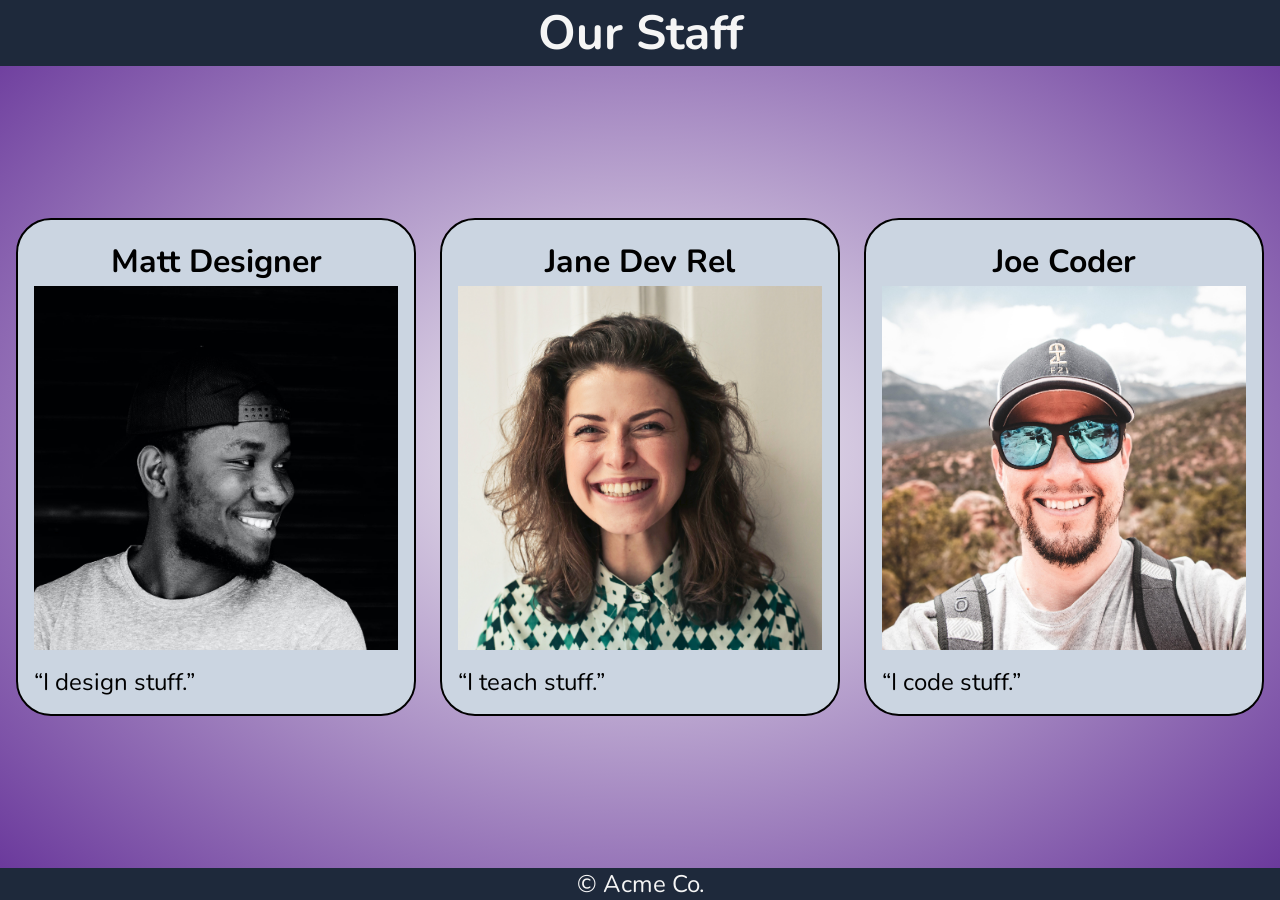
<file: index.html>
<!DOCTYPE html>
<html lang="en">

<head>
    <meta charset="UTF-8">
    <meta http-equiv="X-UA-Compatible" content="IE=edge">
    <meta name="viewport" content="width=device-width, initial-scale=1.0">
    <title>CSS Mini-project: Profile Cards</title>
    <link rel="stylesheet" href="style23.css">
</head>

<body>
    <header>
        <h1>Our Staff</h1>
        <nav>
            <a href="#profile1">Joe</a>
            <a href="#profile2">Matt</a>
            <a href="#profile3">Jane</a>

        </nav>
    </header>

    <main>
        <article id="profile1" class="card">
            <figure>
                <img src="profile1-500x500.png" alt="Joe Coder"
                 width="500" height="500">
                <figcaption>Joe Coder</figcaption>
            </figure>
            <p><q>I code stuff.</q></p>
        </article>
    
     <article id="profile2" class="card">
            <figure>
                <img src="profile2-500x500.png" alt="Matt Designer"
                 width="500" height="500">
                <figcaption>Matt Designer</figcaption>
            </figure>
            <p><q>I design stuff.</q></p>
        </article>
         <article id="profile3" class="card">
            <figure>
                <img src="profile3-500x500.png" alt="Jane Dev Rel"
                 width="500" height="500">
                <figcaption>Jane <span class="nowrap">Dev Rel</span></figcaption>
            </figure>
            <p><q>I teach stuff.</q></p>
            </main>
        </article>
    <footer>
        <p>&copy; Acme Co.</p>
    </footer>
</body>

</html>
</file>
<file: style23.css>
@import url("https://fonts.googleapis.com/css2?family=Nunito&display=swap");

/* || RESET */
* {
  margin: 0;
  padding: 0;
  box-sizing: border-box;
}

img{
    display: block;
    max-width:100%;
    height:auto;
}

/* ||UTILITY CLASSES */

.nowrap {
    white-space:nowrap;
}

html {
  scroll-behavior:smooth;     
}

/* || GENERAL STYLES */
body {
  font: 1.5rem "Nunito", sans-serif;
  min-height: 100vh;

  background-color: #475569;
  background-image: radial-gradient(whitesmoke, #475569);
  display: flex;
  flex-direction: column;
}

header ,
footer{
  position:sticky;
  background-color: #1e293b;
  color:whitesmoke;
  text-align:center;
}

header{
  top:0;
}

nav{
  background-color: #fff;
  color:#000;
  padding:0.5rem;
  border-bottom:2px solid #000;
  font-weight: bolder;
  display:flex;
  justify-content: space-evenly;
}

nav a, nav a:visited {
  color:#000;
}

nav a:hover ,nav a:focus {
  color:hsla(0,0%,20%,0.6);
}

main {
  flex-grow:1;
  display:flex;
  flex-direction:column;
  align-items: center;
  gap:1.5rem;
  padding:1rem;
}

footer {
  bottom:0;
}

.card {
  scroll-margin-top:8rem;
  width: min(100%, 350px);
  background-color: #cbd5e1;
  border:2px solid #000;
  border-radius: 35px;
  padding:1rem;
  flex-direction: column;
  align-items:center;
}

.card figure {
  display:flex;
  flex-flow:column nowrap;
}

.card image {
  border: 5px double #333;
  border-radius:50%;

}

.card figcaption{
  font-weight: bolder;
  font-size: 2rem;
  margin:1rem;
  text-align: center;
  
}
/* \\ SMALL */
@media screen and (min-width:576px){
  main{
    justify-content:center;
    flex-flow:row wrap;
    padding:1rem;
  }
  .card{
    width:min(100% ,400px);
  }
  .card:last-child {
    order: -1;
  }
}

/* || MEDIUM */
@media screen and (min-width:768px){                
  nav{
    display:none;
  }
  .card{
    width: min(100%,325px);

  }
  .card figure{
    flex-flow:column-reverse;

  }
  .card figcaption{
    margin: 0.1em 0;
  }
  .card p{
    margin-top:1rem;
  }
}

/* || LARGE */
@media screen and (min-width:992px){
    .card{
      width:min(100%, 400px);
    }
    .card:nth-child(2){
      order:-1;

    }
}

/* || XL */
@media screen and (min-width:992px){
  body {
    background-color: rebeccapurple;
    background-image: radial-gradient(whitesmoke,rebeccapurple);
  }
}

/* || MOBILE DEVICE LANDSCAPE */
@media screen and (max-height:425px) and (min-aspect-ratio:7/4){
  h1 { font-size: 1.5rem;}

  nav{ display:none}

  main {
    flex-flow : row nowrap;
    justify-content: space-evenly;
    align-items: stretch;
  }

  .card{
    width: min(calc(33%-0.25rem),200px);
  }

  .card figcaption , .card p{
    font-size: 1.25rem;
  }
  
}
</file>
